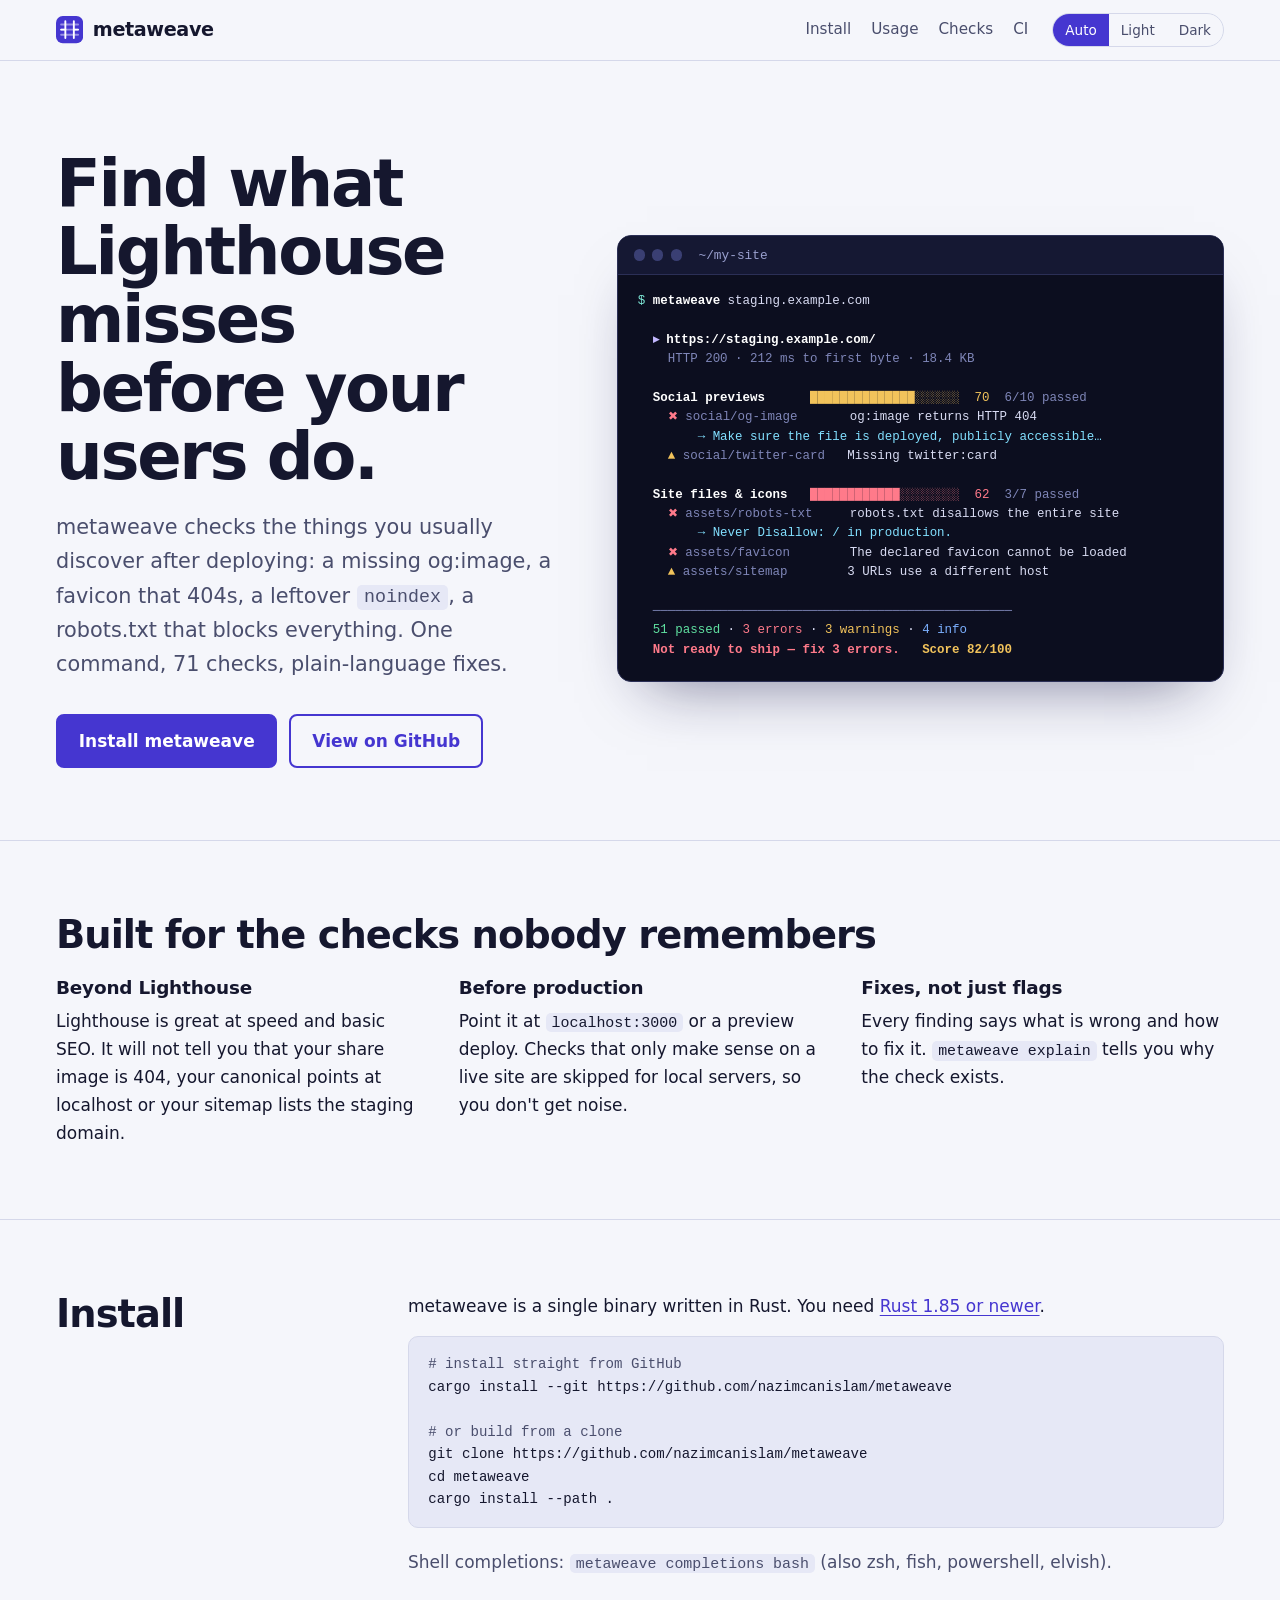
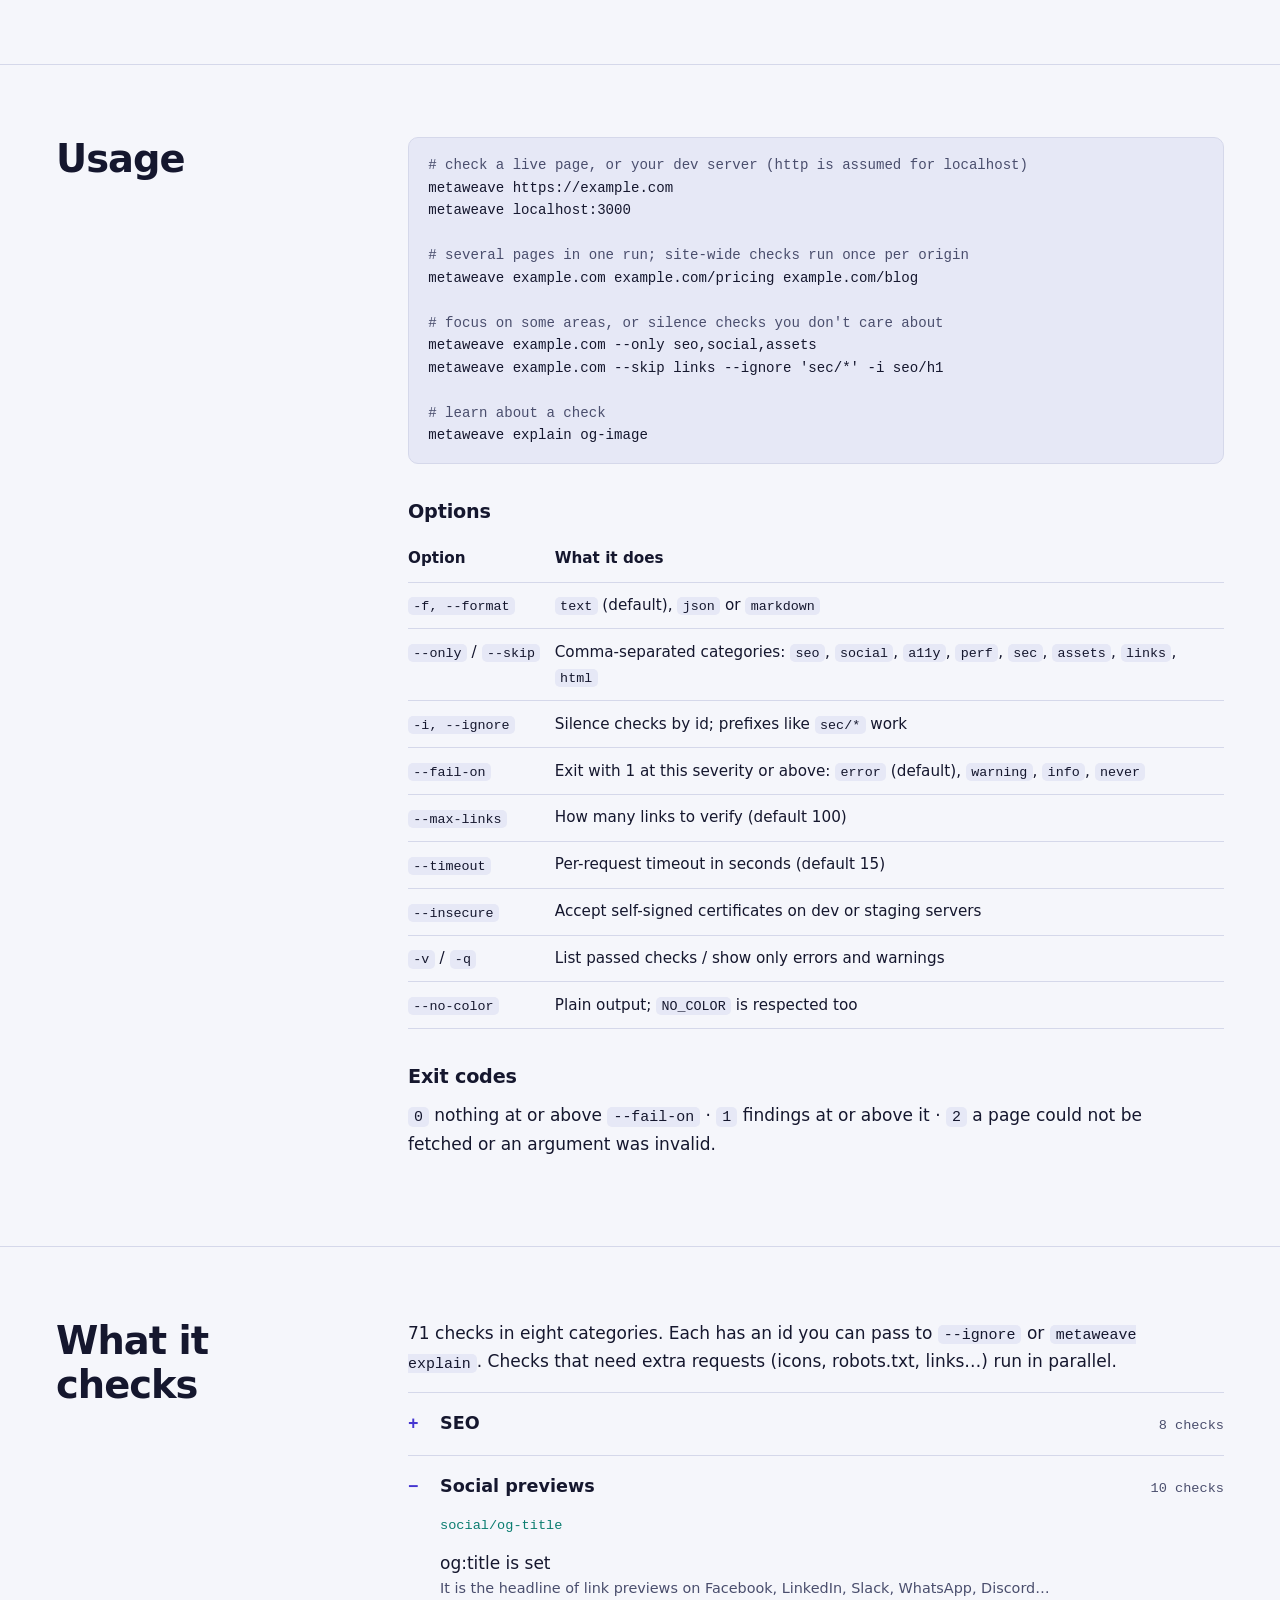
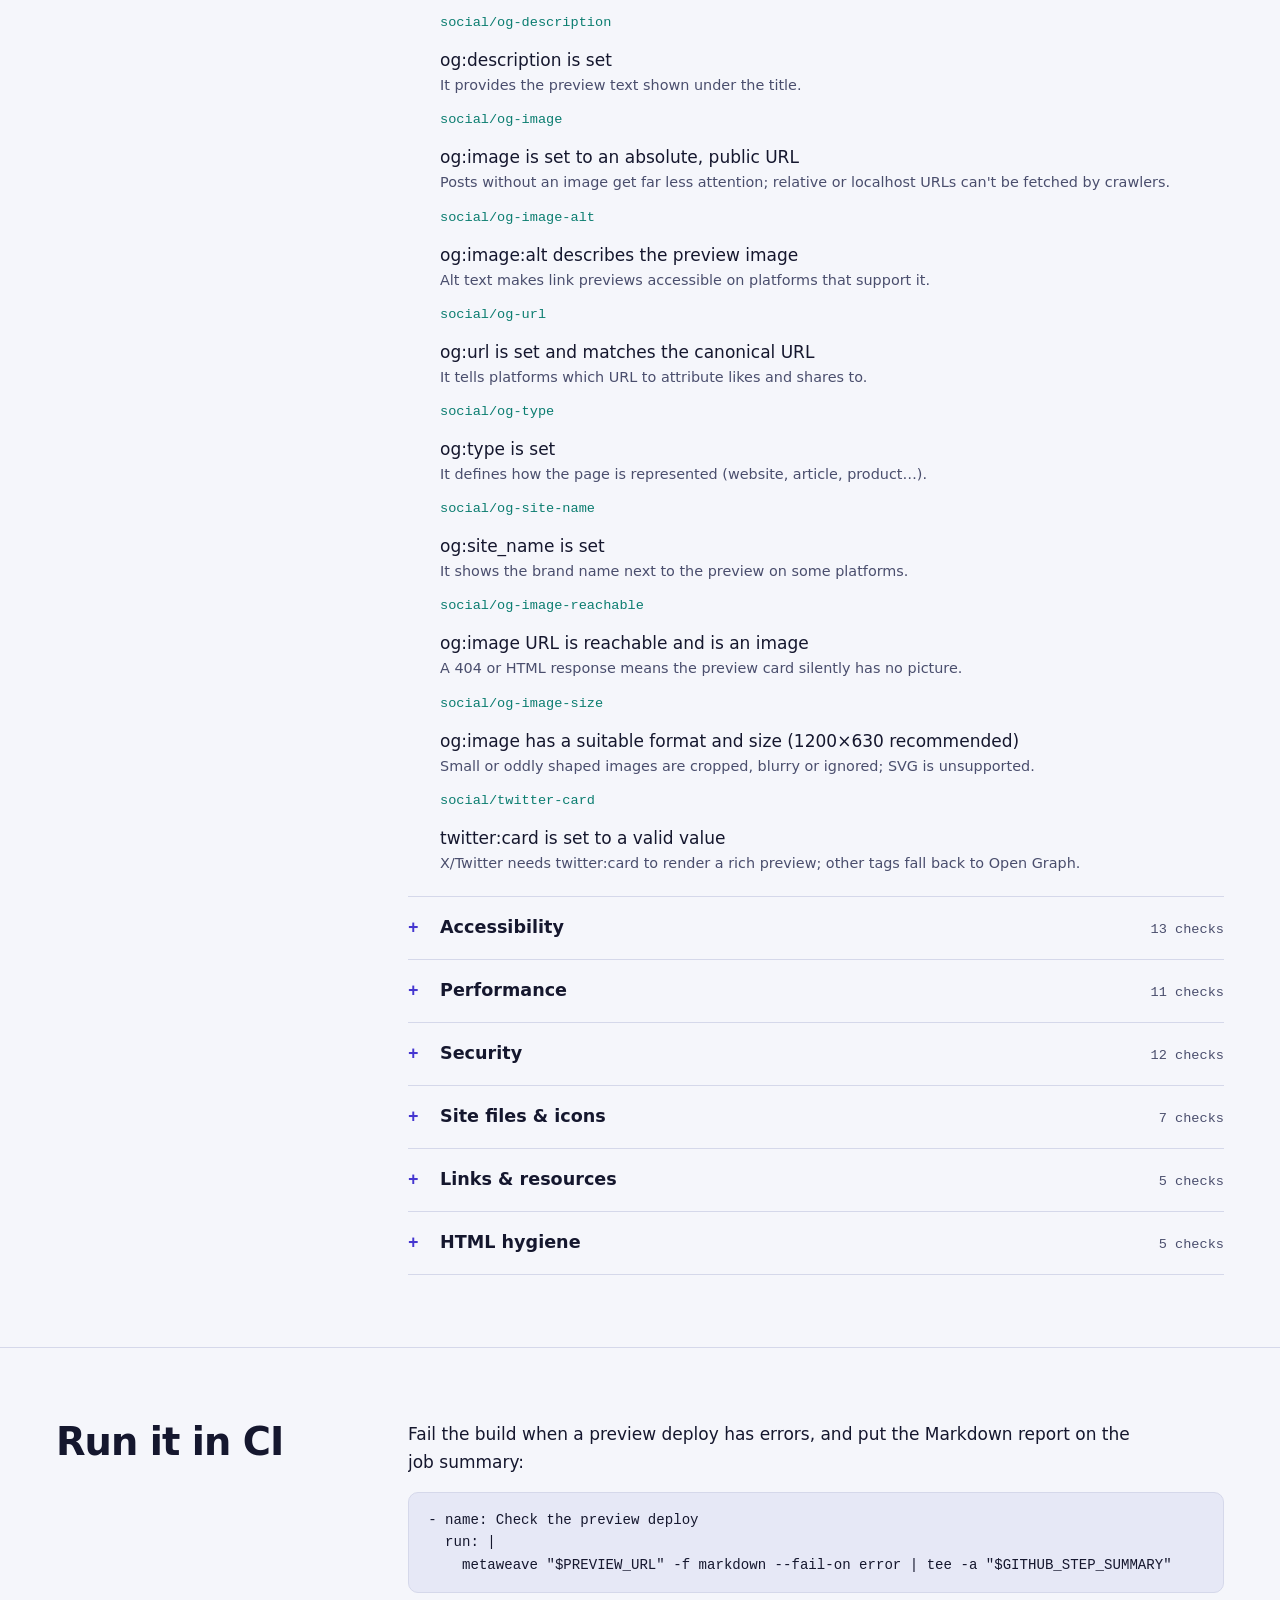
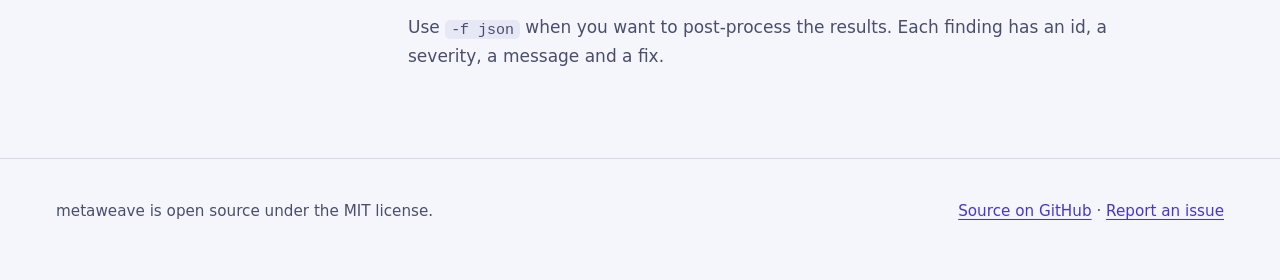
<file: docs/index.html>
<!doctype html>
<html lang="en" style="color-scheme: dark light">
  <head>
    <meta charset="utf-8" />
    <meta name="viewport" content="width=device-width, initial-scale=1" />
    <title>metaweave — check your website before it ships</title>
    <meta
      name="description"
      content="metaweave is a fast command-line tool that checks SEO, social previews, accessibility, performance, security and broken links before you deploy."
    />
    <link rel="canonical" href="https://nazimcanislam.github.io/metaweave/" />
    <meta name="theme-color" content="#4536d0" />

    <meta property="og:type" content="website" />
    <meta property="og:site_name" content="metaweave" />
    <meta
      property="og:title"
      content="metaweave — check your website before it ships"
    />
    <meta
      property="og:description"
      content="One command, 70+ pre-production checks: Open Graph, favicons, robots.txt, sitemap, security headers, accessibility, broken links and more."
    />
    <meta
      property="og:url"
      content="https://nazimcanislam.github.io/metaweave/"
    />
    <meta
      property="og:image"
      content="https://nazimcanislam.github.io/metaweave/og.png"
    />
    <meta
      property="og:image:alt"
      content="The metaweave logo next to the text “Check your website before it ships”."
    />
    <meta name="twitter:card" content="summary_large_image" />

    <link rel="icon" href="favicon.svg" type="image/svg+xml" />
    <link rel="icon" href="favicon.ico" sizes="32x32" />
    <link rel="apple-touch-icon" href="apple-touch-icon.png" />
    <link rel="manifest" href="site.webmanifest" />

    <link rel="stylesheet" href="style.css" />

    <script type="application/ld+json">
      {
        "@context": "https://schema.org",
        "@type": "SoftwareApplication",
        "name": "metaweave",
        "applicationCategory": "DeveloperApplication",
        "operatingSystem": "Linux, macOS, Windows",
        "description": "A command-line tool that checks websites for SEO, social preview, accessibility, performance and security problems before launch.",
        "offers": { "@type": "Offer", "price": "0", "priceCurrency": "USD" }
      }
    </script>
  </head>

  <body>
    <a class="skip" href="#main">Skip to content</a>

    <header class="site-header">
      <div class="wrap bar">
        <a class="brand" href="." aria-label="metaweave, back to top">
          <svg viewBox="0 0 32 32" aria-hidden="true" focusable="false">
            <rect width="32" height="32" rx="8" fill="var(--accent)" />
            <path
              d="M6 10h20M6 16h20M6 22h20"
              stroke="var(--accent-ink)"
              stroke-width="2.2"
              stroke-linecap="round"
              opacity=".45"
            />
            <path
              d="M11 6v20M21 6v20"
              stroke="var(--accent-ink)"
              stroke-width="2.2"
              stroke-linecap="round"
            />
            <path
              d="M6 16h5m10 0h5"
              stroke="var(--accent-ink)"
              stroke-width="2.2"
              stroke-linecap="round"
            />
          </svg>
          <span>metaweave</span>
        </a>
        <nav class="nav" aria-label="Sections">
          <a href="#install">Install</a>
          <a href="#usage">Usage</a>
          <a href="#checks">Checks</a>
          <a href="#ci">CI</a>
        </nav>
        <fieldset class="theme">
          <legend>Color theme</legend>
          <input type="radio" name="theme" id="theme-auto" checked />
          <label for="theme-auto">Auto</label>
          <input type="radio" name="theme" id="theme-light" />
          <label for="theme-light">Light</label>
          <input type="radio" name="theme" id="theme-dark" />
          <label for="theme-dark">Dark</label>
        </fieldset>
      </div>
    </header>

    <main id="main">
      <div id="top" class="hero">
        <div class="wrap">
          <div>
            <h1>Find what Lighthouse misses before your users do.</h1>
            <p class="lead">
              metaweave checks the things you usually discover after deploying:
              a missing og:image, a favicon that 404s, a leftover
              <code>noindex</code>, a robots.txt that blocks everything. One
              command, <span data-total>71</span> checks, plain-language fixes.
            </p>
            <div class="cta">
              <a class="btn primary" href="#install">Install metaweave</a>
              <a
                class="btn ghost"
                href="https://github.com/nazimcanislam/metaweave"
                >View on GitHub</a
              >
            </div>
          </div>

          <div
            class="term"
            role="img"
            aria-label="Terminal showing metaweave reporting two errors and two warnings for a staging site"
          >
            <div class="term-bar">
              <span class="dot"></span><span class="dot"></span
              ><span class="dot"></span
              ><span class="term-title">~/my-site</span>
            </div>
            <pre
              aria-hidden="true"
            ><span class="p">$</span> <span class="b">metaweave</span> staging.example.com

  <span class="m">▸</span> <span class="b">https://staging.example.com/</span>
    <span class="d">HTTP 200 · 212 ms to first byte · 18.4 KB</span>

  <span class="b">Social previews</span>      <span class="y">██████████████░░░░░░</span>  <span class="y">70</span>  <span class="d">6/10 passed</span>
    <span class="r">✖</span> <span class="d">social/og-image</span>       og:image returns HTTP 404
        <span class="c">→ Make sure the file is deployed, publicly accessible…</span>
    <span class="y">▲</span> <span class="d">social/twitter-card</span>   Missing twitter:card

  <span class="b">Site files &amp; icons</span>   <span class="r">████████████░░░░░░░░</span>  <span class="r">62</span>  <span class="d">3/7 passed</span>
    <span class="r">✖</span> <span class="d">assets/robots-txt</span>     robots.txt disallows the entire site
        <span class="c">→ Never Disallow: / in production.</span>
    <span class="r">✖</span> <span class="d">assets/favicon</span>        The declared favicon cannot be loaded
    <span class="y">▲</span> <span class="d">assets/sitemap</span>        3 URLs use a different host

  <span class="d">────────────────────────────────────────────────</span>
  <span class="g">51 passed</span> · <span class="r">3 errors</span> · <span class="y">3 warnings</span> · <span class="u">4 info</span>
  <span class="r"><b>Not ready to ship — fix 3 errors.</b></span>   <span class="y"><b>Score 82/100</b></span></pre>
          </div>
        </div>
      </div>

      <section aria-labelledby="why">
        <div class="wrap">
          <h2 id="why">Built for the checks nobody remembers</h2>
          <div class="why">
            <p>
              <strong>Beyond Lighthouse</strong>Lighthouse is great at speed and
              basic SEO. It will not tell you that your share image is 404, your
              canonical points at localhost or your sitemap lists the staging
              domain.
            </p>
            <p>
              <strong>Before production</strong>Point it at
              <code>localhost:3000</code> or a preview deploy. Checks that only
              make sense on a live site are skipped for local servers, so you
              don't get noise.
            </p>
            <p>
              <strong>Fixes, not just flags</strong>Every finding says what is
              wrong and how to fix it. <code>metaweave explain</code> tells you
              why the check exists.
            </p>
          </div>
        </div>
      </section>

      <section id="install" aria-labelledby="install-h">
        <div class="wrap split">
          <div>
            <h2 id="install-h">Install</h2>
          </div>
          <div class="pre-code-holder">
            <p>
              metaweave is a single binary written in Rust. You need
              <a href="https://rustup.rs">Rust 1.85 or newer</a>.
            </p>
            <pre
              class="code"
            ><code><span class="c"># install straight from GitHub</span>
cargo install --git https://github.com/nazimcanislam/metaweave

<span class="c"># or build from a clone</span>
git clone https://github.com/nazimcanislam/metaweave
cd metaweave
cargo install --path .</code></pre>
            <p class="muted">
              Shell completions: <code>metaweave completions bash</code> (also
              zsh, fish, powershell, elvish).
            </p>
          </div>
        </div>
      </section>

      <section id="usage" aria-labelledby="usage-h">
        <div class="wrap split">
          <div>
            <h2 id="usage-h">Usage</h2>
          </div>
          <div class="pre-code-holder">
            <pre
              class="code"
            ><code><span class="c"># check a live page, or your dev server (http is assumed for localhost)</span>
metaweave https://example.com
metaweave localhost:3000

<span class="c"># several pages in one run; site-wide checks run once per origin</span>
metaweave example.com example.com/pricing example.com/blog

<span class="c"># focus on some areas, or silence checks you don't care about</span>
metaweave example.com --only seo,social,assets
metaweave example.com --skip links --ignore 'sec/*' -i seo/h1

<span class="c"># learn about a check</span>
metaweave explain og-image</code></pre>

            <h3>Options</h3>
            <div class="table-scroll">
              <table>
                <thead>
                  <tr>
                    <th scope="col">Option</th>
                    <th scope="col">What it does</th>
                  </tr>
                </thead>
                <tbody>
                  <tr>
                    <td><code>-f, --format</code></td>
                    <td>
                      <code>text</code> (default), <code>json</code> or
                      <code>markdown</code>
                    </td>
                  </tr>
                  <tr>
                    <td><code>--only</code> / <code>--skip</code></td>
                    <td>
                      Comma-separated categories: <code>seo</code>,
                      <code>social</code>, <code>a11y</code>, <code>perf</code>,
                      <code>sec</code>, <code>assets</code>, <code>links</code>,
                      <code>html</code>
                    </td>
                  </tr>
                  <tr>
                    <td><code>-i, --ignore</code></td>
                    <td>
                      Silence checks by id; prefixes like
                      <code>sec/*</code> work
                    </td>
                  </tr>
                  <tr>
                    <td><code>--fail-on</code></td>
                    <td>
                      Exit with 1 at this severity or above:
                      <code>error</code> (default), <code>warning</code>,
                      <code>info</code>, <code>never</code>
                    </td>
                  </tr>
                  <tr>
                    <td><code>--max-links</code></td>
                    <td>How many links to verify (default 100)</td>
                  </tr>
                  <tr>
                    <td><code>--timeout</code></td>
                    <td>Per-request timeout in seconds (default 15)</td>
                  </tr>
                  <tr>
                    <td><code>--insecure</code></td>
                    <td>
                      Accept self-signed certificates on dev or staging servers
                    </td>
                  </tr>
                  <tr>
                    <td><code>-v</code> / <code>-q</code></td>
                    <td>List passed checks / show only errors and warnings</td>
                  </tr>
                  <tr>
                    <td><code>--no-color</code></td>
                    <td>
                      Plain output; <code>NO_COLOR</code> is respected too
                    </td>
                  </tr>
                </tbody>
              </table>
            </div>

            <h3>Exit codes</h3>
            <p>
              <code>0</code> nothing at or above <code>--fail-on</code> ·
              <code>1</code> findings at or above it · <code>2</code> a page
              could not be fetched or an argument was invalid.
            </p>
          </div>
        </div>
      </section>

      <section id="checks" aria-labelledby="checks-h">
        <div class="wrap split">
          <div>
            <h2 id="checks-h">What it checks</h2>
          </div>
          <div>
            <p>
              <span data-total>71</span> checks in eight categories. Each has an
              id you can pass to <code>--ignore</code> or
              <code>metaweave explain</code>. Checks that need extra requests
              (icons, robots.txt, links…) run in parallel.
            </p>
            <!-- checks:start -->
            <details class="cat">
              <summary>SEO<span class="n">8 checks</span></summary>
              <dl>
                <dt>seo/title</dt>
                <dd>
                  Document has a &lt;title&gt; of a sensible length (10–60
                  chars)<small
                    >The title is the headline in search results and browser
                    tabs; long titles get truncated.</small
                  >
                </dd>
                <dt>seo/description</dt>
                <dd>
                  Meta description is present and 50–160 chars<small
                    >Search engines use it as the result snippet; auto-generated
                    ones are often poor.</small
                  >
                </dd>
                <dt>seo/canonical</dt>
                <dd>
                  Canonical URL is declared, absolute and points at the right
                  host<small
                    >Prevents duplicate content and stops localhost/staging URLs
                    from leaking into search.</small
                  >
                </dd>
                <dt>seo/h1</dt>
                <dd>
                  Page has exactly one &lt;h1&gt;<small
                    >The h1 tells users and crawlers what the page is
                    about.</small
                  >
                </dd>
                <dt>seo/indexable</dt>
                <dd>
                  Page is not blocked from indexing (noindex)<small
                    >A leftover noindex from staging silently removes the page
                    from search results.</small
                  >
                </dd>
                <dt>seo/structured-data</dt>
                <dd>
                  JSON-LD structured data is present and valid JSON<small
                    >Structured data enables rich results (breadcrumbs,
                    articles, products, FAQs).</small
                  >
                </dd>
                <dt>seo/viewport</dt>
                <dd>
                  Responsive viewport meta tag is set<small
                    >Without it mobile browsers render a zoomed-out desktop
                    page; Google indexes mobile-first.</small
                  >
                </dd>
                <dt>seo/link-text</dt>
                <dd>
                  Links use descriptive text (no “click here”)<small
                    >Generic link text carries no meaning for crawlers or
                    screen-reader users.</small
                  >
                </dd>
              </dl>
            </details>
            <details class="cat" open>
              <summary>Social previews<span class="n">10 checks</span></summary>
              <dl>
                <dt>social/og-title</dt>
                <dd>
                  og:title is set<small
                    >It is the headline of link previews on Facebook, LinkedIn,
                    Slack, WhatsApp, Discord…</small
                  >
                </dd>
                <dt>social/og-description</dt>
                <dd>
                  og:description is set<small
                    >It provides the preview text shown under the title.</small
                  >
                </dd>
                <dt>social/og-image</dt>
                <dd>
                  og:image is set to an absolute, public URL<small
                    >Posts without an image get far less attention; relative or
                    localhost URLs can&#x27;t be fetched by crawlers.</small
                  >
                </dd>
                <dt>social/og-image-alt</dt>
                <dd>
                  og:image:alt describes the preview image<small
                    >Alt text makes link previews accessible on platforms that
                    support it.</small
                  >
                </dd>
                <dt>social/og-url</dt>
                <dd>
                  og:url is set and matches the canonical URL<small
                    >It tells platforms which URL to attribute likes and shares
                    to.</small
                  >
                </dd>
                <dt>social/og-type</dt>
                <dd>
                  og:type is set<small
                    >It defines how the page is represented (website, article,
                    product…).</small
                  >
                </dd>
                <dt>social/og-site-name</dt>
                <dd>
                  og:site_name is set<small
                    >It shows the brand name next to the preview on some
                    platforms.</small
                  >
                </dd>
                <dt>social/og-image-reachable</dt>
                <dd>
                  og:image URL is reachable and is an image<small
                    >A 404 or HTML response means the preview card silently has
                    no picture.</small
                  >
                </dd>
                <dt>social/og-image-size</dt>
                <dd>
                  og:image has a suitable format and size (1200×630
                  recommended)<small
                    >Small or oddly shaped images are cropped, blurry or
                    ignored; SVG is unsupported.</small
                  >
                </dd>
                <dt>social/twitter-card</dt>
                <dd>
                  twitter:card is set to a valid value<small
                    >X/Twitter needs twitter:card to render a rich preview;
                    other tags fall back to Open Graph.</small
                  >
                </dd>
              </dl>
            </details>
            <details class="cat">
              <summary>Accessibility<span class="n">13 checks</span></summary>
              <dl>
                <dt>a11y/lang</dt>
                <dd>
                  &lt;html&gt; has a valid lang attribute<small
                    >Screen readers pick pronunciation rules from it; browsers
                    use it for translation and hyphenation.</small
                  >
                </dd>
                <dt>a11y/img-alt</dt>
                <dd>
                  Every &lt;img&gt; has an alt attribute<small
                    >Without alt, screen readers read out the file name and
                    blind users miss the content.</small
                  >
                </dd>
                <dt>a11y/link-name</dt>
                <dd>
                  Every link has an accessible name<small
                    >Icon-only or empty links are announced as just
                    “link”.</small
                  >
                </dd>
                <dt>a11y/button-name</dt>
                <dd>
                  Every button has an accessible name<small
                    >Unlabelled buttons are unusable with a screen
                    reader.</small
                  >
                </dd>
                <dt>a11y/form-label</dt>
                <dd>
                  Every form field has a label<small
                    >Placeholders disappear and are not labels; unlabelled
                    fields can&#x27;t be identified by assistive tech.</small
                  >
                </dd>
                <dt>a11y/heading-order</dt>
                <dd>
                  Headings are non-empty and do not skip levels<small
                    >Screen-reader users navigate by headings; skipped levels
                    break the outline.</small
                  >
                </dd>
                <dt>a11y/viewport-zoom</dt>
                <dd>
                  Pinch-zoom is not disabled<small
                    >Users with low vision rely on zooming.</small
                  >
                </dd>
                <dt>a11y/duplicate-id</dt>
                <dd>
                  id attributes are unique<small
                    >Duplicate ids break label associations, anchors and ARIA
                    references.</small
                  >
                </dd>
                <dt>a11y/landmarks</dt>
                <dd>
                  Page has a &lt;main&gt; landmark<small
                    >Landmarks let assistive-tech users jump straight to the
                    content.</small
                  >
                </dd>
                <dt>a11y/iframe-title</dt>
                <dd>
                  Every &lt;iframe&gt; has a title<small
                    >The title tells screen-reader users what the frame
                    contains.</small
                  >
                </dd>
                <dt>a11y/video-captions</dt>
                <dd>
                  Videos provide captions or subtitles<small
                    >Deaf and hard-of-hearing users need captions (WCAG
                    1.2.2).</small
                  >
                </dd>
                <dt>a11y/tabindex</dt>
                <dd>
                  No positive tabindex values<small
                    >Positive tabindex overrides the natural focus order and
                    confuses keyboard users.</small
                  >
                </dd>
                <dt>a11y/skip-link</dt>
                <dd>
                  A “skip to content” link is available<small
                    >Keyboard users otherwise tab through the whole navigation
                    on every page.</small
                  >
                </dd>
              </dl>
            </details>
            <details class="cat">
              <summary>Performance<span class="n">11 checks</span></summary>
              <dl>
                <dt>perf/ttfb</dt>
                <dd>
                  Server responds quickly (TTFB ≤ 600 ms)<small
                    >A slow first byte delays everything else, including Largest
                    Contentful Paint.</small
                  >
                </dd>
                <dt>perf/html-size</dt>
                <dd>
                  HTML document is lean (&lt; 100 KB)<small
                    >Large HTML delays parsing and first render.</small
                  >
                </dd>
                <dt>perf/compression</dt>
                <dd>
                  HTML is served compressed (gzip/brotli/zstd)<small
                    >Compression typically cuts text transfer by 70% or
                    more.</small
                  >
                </dd>
                <dt>perf/redirects</dt>
                <dd>
                  Page is reached without redirect chains<small
                    >Each redirect adds a full round trip before content starts
                    loading.</small
                  >
                </dd>
                <dt>perf/render-blocking</dt>
                <dd>
                  Scripts in &lt;head&gt; are async, defer or modules<small
                    >Synchronous scripts block HTML parsing and delay first
                    paint.</small
                  >
                </dd>
                <dt>perf/img-dimensions</dt>
                <dd>
                  Images declare width and height<small
                    >Without dimensions the layout jumps when images load
                    (Cumulative Layout Shift).</small
                  >
                </dd>
                <dt>perf/img-lazy</dt>
                <dd>
                  Below-the-fold images are lazy-loaded<small
                    >Lazy loading saves bandwidth and speeds up the initial
                    render.</small
                  >
                </dd>
                <dt>perf/img-format</dt>
                <dd>
                  Modern image formats (WebP/AVIF/SVG) are used<small
                    >WebP and AVIF are often 25–50% smaller than
                    JPEG/PNG.</small
                  >
                </dd>
                <dt>perf/dom-size</dt>
                <dd>
                  DOM is reasonably small (&lt; 1500 elements)<small
                    >Large DOMs slow down style calculation, layout and memory
                    use.</small
                  >
                </dd>
                <dt>perf/cache-headers</dt>
                <dd>
                  Static assets have cache headers<small
                    >Without caching, repeat visits re-download every
                    file.</small
                  >
                </dd>
                <dt>perf/img-weight</dt>
                <dd>
                  Images are reasonably sized (&lt; 500 KB each)<small
                    >Oversized images are the most common cause of slow
                    pages.</small
                  >
                </dd>
              </dl>
            </details>
            <details class="cat">
              <summary>Security<span class="n">12 checks</span></summary>
              <dl>
                <dt>sec/https</dt>
                <dd>
                  Site is served over HTTPS and http:// redirects to it<small
                    >HTTPS protects users and is required for many modern
                    browser features.</small
                  >
                </dd>
                <dt>sec/hsts</dt>
                <dd>
                  Strict-Transport-Security is set (max-age ≥ 6 months)<small
                    >HSTS prevents downgrade attacks by forcing HTTPS.</small
                  >
                </dd>
                <dt>sec/csp</dt>
                <dd>
                  Content-Security-Policy is set and avoids unsafe-inline<small
                    >CSP is the strongest defence against cross-site
                    scripting.</small
                  >
                </dd>
                <dt>sec/nosniff</dt>
                <dd>
                  X-Content-Type-Options: nosniff is set<small
                    >It stops browsers from MIME-sniffing responses into
                    executable types.</small
                  >
                </dd>
                <dt>sec/frame-protection</dt>
                <dd>
                  Clickjacking protection (frame-ancestors /
                  X-Frame-Options)<small
                    >It stops other sites from embedding your pages in invisible
                    frames.</small
                  >
                </dd>
                <dt>sec/referrer-policy</dt>
                <dd>
                  Referrer-Policy is set<small
                    >It controls how much URL information leaks to other
                    sites.</small
                  >
                </dd>
                <dt>sec/permissions-policy</dt>
                <dd>
                  Permissions-Policy is set<small
                    >It disables powerful features (camera, geolocation…) you
                    don&#x27;t use.</small
                  >
                </dd>
                <dt>sec/mixed-content</dt>
                <dd>
                  No http:// subresources on HTTPS pages<small
                    >Browsers block or warn about mixed content, breaking images
                    and scripts.</small
                  >
                </dd>
                <dt>sec/sri</dt>
                <dd>
                  Third-party scripts and styles use Subresource Integrity<small
                    >SRI ensures a compromised CDN can&#x27;t inject malicious
                    code into your page.</small
                  >
                </dd>
                <dt>sec/target-blank</dt>
                <dd>
                  target=&quot;_blank&quot; links use
                  rel=&quot;noopener&quot;<small
                    >Older browsers give the opened page access to
                    window.opener.</small
                  >
                </dd>
                <dt>sec/cookies</dt>
                <dd>
                  Cookies set Secure, HttpOnly and SameSite<small
                    >These flags protect session cookies from theft and
                    CSRF.</small
                  >
                </dd>
                <dt>sec/server-header</dt>
                <dd>
                  Server headers don&#x27;t reveal software versions<small
                    >Version banners help attackers target known
                    vulnerabilities.</small
                  >
                </dd>
              </dl>
            </details>
            <details class="cat">
              <summary>
                Site files &amp; icons<span class="n">7 checks</span>
              </summary>
              <dl>
                <dt>assets/favicon</dt>
                <dd>
                  Favicon is declared and reachable<small
                    >A missing favicon shows a blank tab icon and fills server
                    logs with 404s.</small
                  >
                </dd>
                <dt>assets/apple-touch-icon</dt>
                <dd>
                  Apple touch icon (180×180) is available<small
                    >It is used when people add your site to the iOS home
                    screen.</small
                  >
                </dd>
                <dt>assets/manifest</dt>
                <dd>
                  Web app manifest is valid (name, 192/512 icons)<small
                    >It is needed for installable PWAs and good Android
                    home-screen icons.</small
                  >
                </dd>
                <dt>assets/theme-color</dt>
                <dd>
                  theme-color meta tag is set<small
                    >It tints the browser UI on mobile to match your
                    brand.</small
                  >
                </dd>
                <dt>assets/robots-txt</dt>
                <dd>
                  robots.txt exists and doesn&#x27;t block everything<small
                    >A leftover “Disallow: /” from staging removes the whole
                    site from search.</small
                  >
                </dd>
                <dt>assets/sitemap</dt>
                <dd>
                  sitemap.xml exists, is valid and lists production URLs<small
                    >It helps crawlers discover pages; wrong hosts mean staging
                    URLs get indexed.</small
                  >
                </dd>
                <dt>assets/not-found-page</dt>
                <dd>
                  Unknown URLs return a real 404 status<small
                    >Soft 404s (200 on missing pages) confuse search engines and
                    monitoring.</small
                  >
                </dd>
              </dl>
            </details>
            <details class="cat">
              <summary>
                Links &amp; resources<span class="n">5 checks</span>
              </summary>
              <dl>
                <dt>links/internal</dt>
                <dd>
                  Internal links resolve without errors<small
                    >Broken links hurt users and SEO.</small
                  >
                </dd>
                <dt>links/external</dt>
                <dd>
                  External links are alive<small
                    >Dead outbound links make a site look abandoned.</small
                  >
                </dd>
                <dt>links/resources</dt>
                <dd>
                  Images, scripts and stylesheets load<small
                    >A 404 resource means a broken layout or missing
                    functionality.</small
                  >
                </dd>
                <dt>links/anchors</dt>
                <dd>
                  #fragment links point to existing ids<small
                    >Broken in-page anchors silently do nothing.</small
                  >
                </dd>
                <dt>links/placeholder</dt>
                <dd>
                  No placeholder links (href=&quot;#&quot; or javascript:)<small
                    >They aren&#x27;t real links: inaccessible, and they break
                    middle-click and open-in-new-tab.</small
                  >
                </dd>
              </dl>
            </details>
            <details class="cat">
              <summary>HTML hygiene<span class="n">5 checks</span></summary>
              <dl>
                <dt>html/status</dt>
                <dd>
                  Page responds with a 2xx status<small
                    >Error pages are not indexed and usually indicate a broken
                    deploy.</small
                  >
                </dd>
                <dt>html/doctype</dt>
                <dd>
                  Document starts with &lt;!DOCTYPE html&gt;<small
                    >Without it browsers fall into quirks mode with inconsistent
                    rendering.</small
                  >
                </dd>
                <dt>html/charset</dt>
                <dd>
                  Character encoding is declared as UTF-8<small
                    >Otherwise special characters (ş, ğ, ü, é, emoji…) may
                    render as garbage.</small
                  >
                </dd>
                <dt>html/deprecated</dt>
                <dd>
                  No obsolete HTML elements<small
                    >Tags like font, center and marquee are unsupported or
                    discouraged.</small
                  >
                </dd>
                <dt>html/meta-refresh</dt>
                <dd>
                  No &lt;meta http-equiv=&quot;refresh&quot;&gt; redirects<small
                    >Meta refresh is slow and bad for accessibility and
                    SEO.</small
                  >
                </dd>
              </dl>
            </details>
            <!-- checks:end -->
          </div>
        </div>
      </section>

      <section id="ci" aria-labelledby="ci-h">
        <div class="wrap split">
          <div>
            <h2 id="ci-h">Run it in CI</h2>
          </div>
          <div class="pre-code-holder">
            <p>
              Fail the build when a preview deploy has errors, and put the
              Markdown report on the job summary:
            </p>
            <pre class="code"><code>- name: Check the preview deploy
  run: |
    metaweave "$PREVIEW_URL" -f markdown --fail-on error | tee -a "$GITHUB_STEP_SUMMARY"</code></pre>
            <p class="muted">
              Use <code>-f json</code> when you want to post-process the
              results. Each finding has an id, a severity, a message and a fix.
            </p>
          </div>
        </div>
      </section>
    </main>

    <footer>
      <div class="wrap">
        <p>metaweave is open source under the MIT license.</p>
        <p>
          <a href="https://github.com/nazimcanislam/metaweave" target="_blank">Source on GitHub</a>
          <span>·</span>
          <a href="https://github.com/nazimcanislam/metaweave/issues" target="_blank">Report an issue</a>
        </p>
      </div>
    </footer>
  </body>
</html>
</file>
<file: docs/style.css>
/* metaweave docs — light/dark theming is pure CSS:
   • default follows the OS (prefers-color-scheme)
   • the radio buttons in the header override it via :has() */

:root {
  color-scheme: light dark;
  --bg: #f5f6fb;
  --bg-soft: #eceef8;
  --ink: #15172e;
  --ink-soft: #4a4e6d;
  --line: #d5d8ea;
  --accent: #4536d0;
  --accent-ink: #ffffff;
  --thread: #0b7d70;
  --code-bg: #e6e8f6;
  --focus: #4536d0;
  --serif:  "Segoe UI", system-ui, -apple-system, "Helvetica Neue", Arial, sans-serif;
  --mono: ui-monospace, "SF Mono", Menlo, Consolas, "Liberation Mono", monospace;
}

@media (prefers-color-scheme: dark) {
  :root:not(:has(#theme-light:checked)) {
    --bg: #0f1226;
    --bg-soft: #171a35;
    --ink: #e9ebfb;
    --ink-soft: #a9aed0;
    --line: #2b2f56;
    --accent: #a99cff;
    --accent-ink: #0f1226;
    --thread: #4fd8c4;
    --code-bg: #1b1f3f;
    --focus: #a99cff;
  }
}

:root:has(#theme-dark:checked) {
  color-scheme: dark;
  --bg: #0f1226;
  --bg-soft: #171a35;
  --ink: #e9ebfb;
  --ink-soft: #a9aed0;
  --line: #2b2f56;
  --accent: #a99cff;
  --accent-ink: #0f1226;
  --thread: #4fd8c4;
  --code-bg: #1b1f3f;
  --focus: #a99cff;
}

:root:has(#theme-light:checked) { color-scheme: light; }

*, *::before, *::after { box-sizing: border-box; }
html { scroll-behavior: smooth; scroll-padding-top: 5rem; }
@media (prefers-reduced-motion: reduce) { html { scroll-behavior: auto; } }

body {
  margin: 0;
  background: var(--bg);
  color: var(--ink);
  font-family: var(--serif);
  font-size: 1.0625rem;
  line-height: 1.65;
  -webkit-font-smoothing: antialiased;
}

a { color: var(--accent); text-underline-offset: 0.2em; }
a:hover { text-decoration-thickness: 2px; }
:focus-visible { outline: 3px solid var(--focus); outline-offset: 3px; border-radius: 4px; }

.skip {
  position: absolute; left: 1rem; top: -4rem; z-index: 20;
  background: var(--accent); color: var(--accent-ink);
  padding: 0.6rem 1rem; border-radius: 6px; text-decoration: none; font-weight: 600;
}
.skip:focus { top: 1rem; }

.wrap { max-width: 1200px; width: 100%; padding-inline: 16px; margin-inline: auto; }

/* ── header ─────────────────────────────────────────── */
.site-header {
  position: sticky; top: 0; z-index: 10;
  background: color-mix(in srgb, var(--bg) 88%, transparent);
  backdrop-filter: blur(10px);
  border-bottom: 1px solid var(--line);
}
.bar { display: flex; align-items: center; gap: 1.5rem; min-height: 3.75rem; }
.brand {
  display: inline-flex; align-items: center; gap: 0.6rem;
  font-weight: 800; font-size: 1.2rem; letter-spacing: -0.02em;
  color: var(--ink); text-decoration: none;
}
.brand svg { width: 1.7rem; height: 1.7rem; }
.nav { display: flex; gap: 1.25rem; margin-left: auto; }
.nav a { color: var(--ink-soft); text-decoration: none; font-weight: 500; font-size: 0.95rem; }
.nav a:hover { color: var(--ink); text-decoration: underline; }

.theme { border: 0; margin: 0; padding: 0; display: flex; border: 1px solid var(--line); border-radius: 999px; overflow: hidden; }
.theme legend { position: absolute; width: 1px; height: 1px; overflow: hidden; clip-path: inset(50%); }
.theme input { position: absolute; opacity: 0; width: 1px; height: 1px; }
.theme label {
  padding: 0.3rem 0.75rem; font-size: clamp(0.75rem, 2.5vw, 0.85rem); font-weight: 500; cursor: pointer;
  color: var(--ink-soft); user-select: none;
}
.theme label:hover { color: var(--ink); }
.theme input:checked + label { background: var(--accent); color: var(--accent-ink); }
.theme input:focus-visible + label { outline: 3px solid var(--focus); outline-offset: -3px; }

/* ── hero ───────────────────────────────────────────── */
.hero { padding: clamp(2.5rem, 7vw, 5.5rem) 0 clamp(2.5rem, 6vw, 4.5rem); }
.hero .wrap { display: grid; gap: 3rem; grid-template-columns: minmax(0, 1fr); align-items: center; }
@media (min-width: 62rem) { .hero .wrap { grid-template-columns: minmax(0, 0.9fr) minmax(0, 1.1fr); gap: 4rem; } }

h1 {
  margin: 0 0 1.25rem;
  font-size: clamp(2.4rem, 5.4vw, 4.1rem);
  line-height: 1.04; letter-spacing: -0.035em; font-weight: 800;
  text-wrap: balance;
}
.lead { font-size: clamp(1.1rem, 2vw, 1.3rem); color: var(--ink-soft); max-width: 34rem; margin: 0 0 2rem; }
.cta { display: flex; flex-wrap: wrap; gap: 0.75rem; }
.btn {
  display: inline-block; padding: 0.7rem 1.3rem; border-radius: 8px; font-weight: 600;
  text-decoration: none; border: 2px solid var(--accent);
}
.btn.primary { background: var(--accent); color: var(--accent-ink); }
.btn.primary:hover { filter: brightness(1.1); }
.btn.ghost { color: var(--accent); }
.btn.ghost:hover { background: var(--bg-soft); }

/* terminal — always dark, like a real one */
.term {
  background: #0c0e1f; color: #d9dcf3; border-radius: 14px;
  border: 1px solid #2b2f56; box-shadow: 0 30px 60px -30px rgba(20, 20, 70, 0.55);
  overflow: hidden; min-width: 0;
}
.term-bar { display: flex; align-items: center; gap: 0.45rem; padding: 0.7rem 1rem; background: #151833; border-bottom: 1px solid #2b2f56; }
.dot { width: 0.7rem; height: 0.7rem; border-radius: 50%; background: #3a3f73; }
.term-title { margin-left: 0.6rem; font: 0.8rem var(--mono); color: #9aa0cf; }
.term pre { margin: 0; padding: 1.1rem 1.25rem 1.3rem; overflow-x: auto; font: 0.78rem/1.55 var(--mono); tab-size: 2; }
.term .p { color: #7ee7d6; }
.term .d { color: #7f86b8; }
.term .b { font-weight: 700; color: #ffffff; }
.term .g { color: #5fe0a0; }
.term .r { color: #ff7a8a; }
.term .y { color: #f2c35b; }
.term .u { color: #7cb0ff; }
.term .c { color: #82e0ff; }
.term .m { color: #c3b8ff; font-weight: 700; }

/* ── sections ───────────────────────────────────────── */
section { padding: clamp(2.5rem, 6vw, 4.5rem) 0; border-top: 1px solid var(--line); }
h2 { margin: 0 0 1rem; font-size: clamp(1.7rem, 3.4vw, 2.4rem); line-height: 1.15; letter-spacing: -0.025em; font-weight: 800; }
h3 { margin: 2rem 0 0.5rem; font-size: 1.2rem; letter-spacing: -0.01em; }
p { margin: 0 0 1rem; max-width: 46rem; }
.muted { color: var(--ink-soft); }

.split { display: grid; gap: 2rem 4rem; }
@media (min-width: 56rem) { .split { grid-template-columns: minmax(0, 18rem) minmax(0, 1fr); } }
.split > :first-child h2 { position: sticky; top: 5.5rem; }

code, kbd { font-family: var(--mono); font-size: 0.88em; background: var(--code-bg); padding: 0.12em 0.4em; border-radius: 5px; }
pre.code {
  background: var(--code-bg); border: 1px solid var(--line); border-radius: 10px;
  padding: 1rem 1.2rem; overflow-x: auto; font: 0.88rem/1.6 var(--mono); margin: 0 0 1.25rem; max-width: 100%;
}
.pre-code-holder { overflow-x: auto; }
pre.code code { background: none; padding: 0; font-size: inherit; overflow-x: auto; width: 100%; }
pre.code .c { color: var(--ink-soft); }

.table-scroll { overflow-x: auto; margin: 0 0 1.5rem; }
table { border-collapse: collapse; width: 100%; font-size: 0.95rem; }
th, td { text-align: left; padding: 0.65rem 0.9rem 0.65rem 0; border-bottom: 1px solid var(--line); vertical-align: top; }
th { font-weight: 700; color: var(--ink); white-space: nowrap; }
td:first-child { white-space: nowrap; }

.why { display: grid; gap: 2rem; }
.why p { margin: 0; }
.why strong { display: block; font-size: 1.15rem; margin-bottom: 0.2rem; letter-spacing: -0.01em; }
@media (min-width: 56rem) { .why { grid-template-columns: repeat(3, 1fr); gap: 2.5rem; } }

/* check catalogue */
.cat { border-top: 1px solid var(--line); }
.cat:last-of-type { border-bottom: 1px solid var(--line); }
.cat summary {
  cursor: pointer; padding: 1rem 0; display: flex; gap: 1rem; align-items: baseline; list-style: none;
  font-weight: 700; font-size: 1.1rem;
}
.cat summary::-webkit-details-marker { display: none; }
.cat summary::before { content: "+"; font-family: var(--mono); color: var(--accent); width: 1rem; flex: none; }
.cat[open] summary::before { content: "−"; }
.cat summary .n { margin-left: auto; font: 500 0.85rem var(--mono); color: var(--ink-soft); }
.cat dl { margin: 0 0 1.25rem 2rem; display: grid; gap: 0.9rem; }
.cat dt { font: 500 0.85rem var(--mono); color: var(--thread); }
.cat dd { margin: 0.1rem 0 0; }
.cat dd small { display: block; color: var(--ink-soft); font-size: 0.9rem; }

footer { border-top: 1px solid var(--line); padding: 2.5rem 0 3.5rem; color: var(--ink-soft); font-size: 0.95rem; }
footer .wrap { display: flex; flex-wrap: wrap; gap: 0.75rem 2rem; justify-content: space-between; }
footer p { margin: 0; }

@media (max-width: 40rem) {
  .nav { display: none; }
  .theme { margin-left: auto; }
  .cta { display: grid; text-align: center; }
}

@media (max-width: 400px) {
  .brand span {
    display: none;
  }
}

@media print {
  .site-header, .skip { display: none; }
}
</file>
